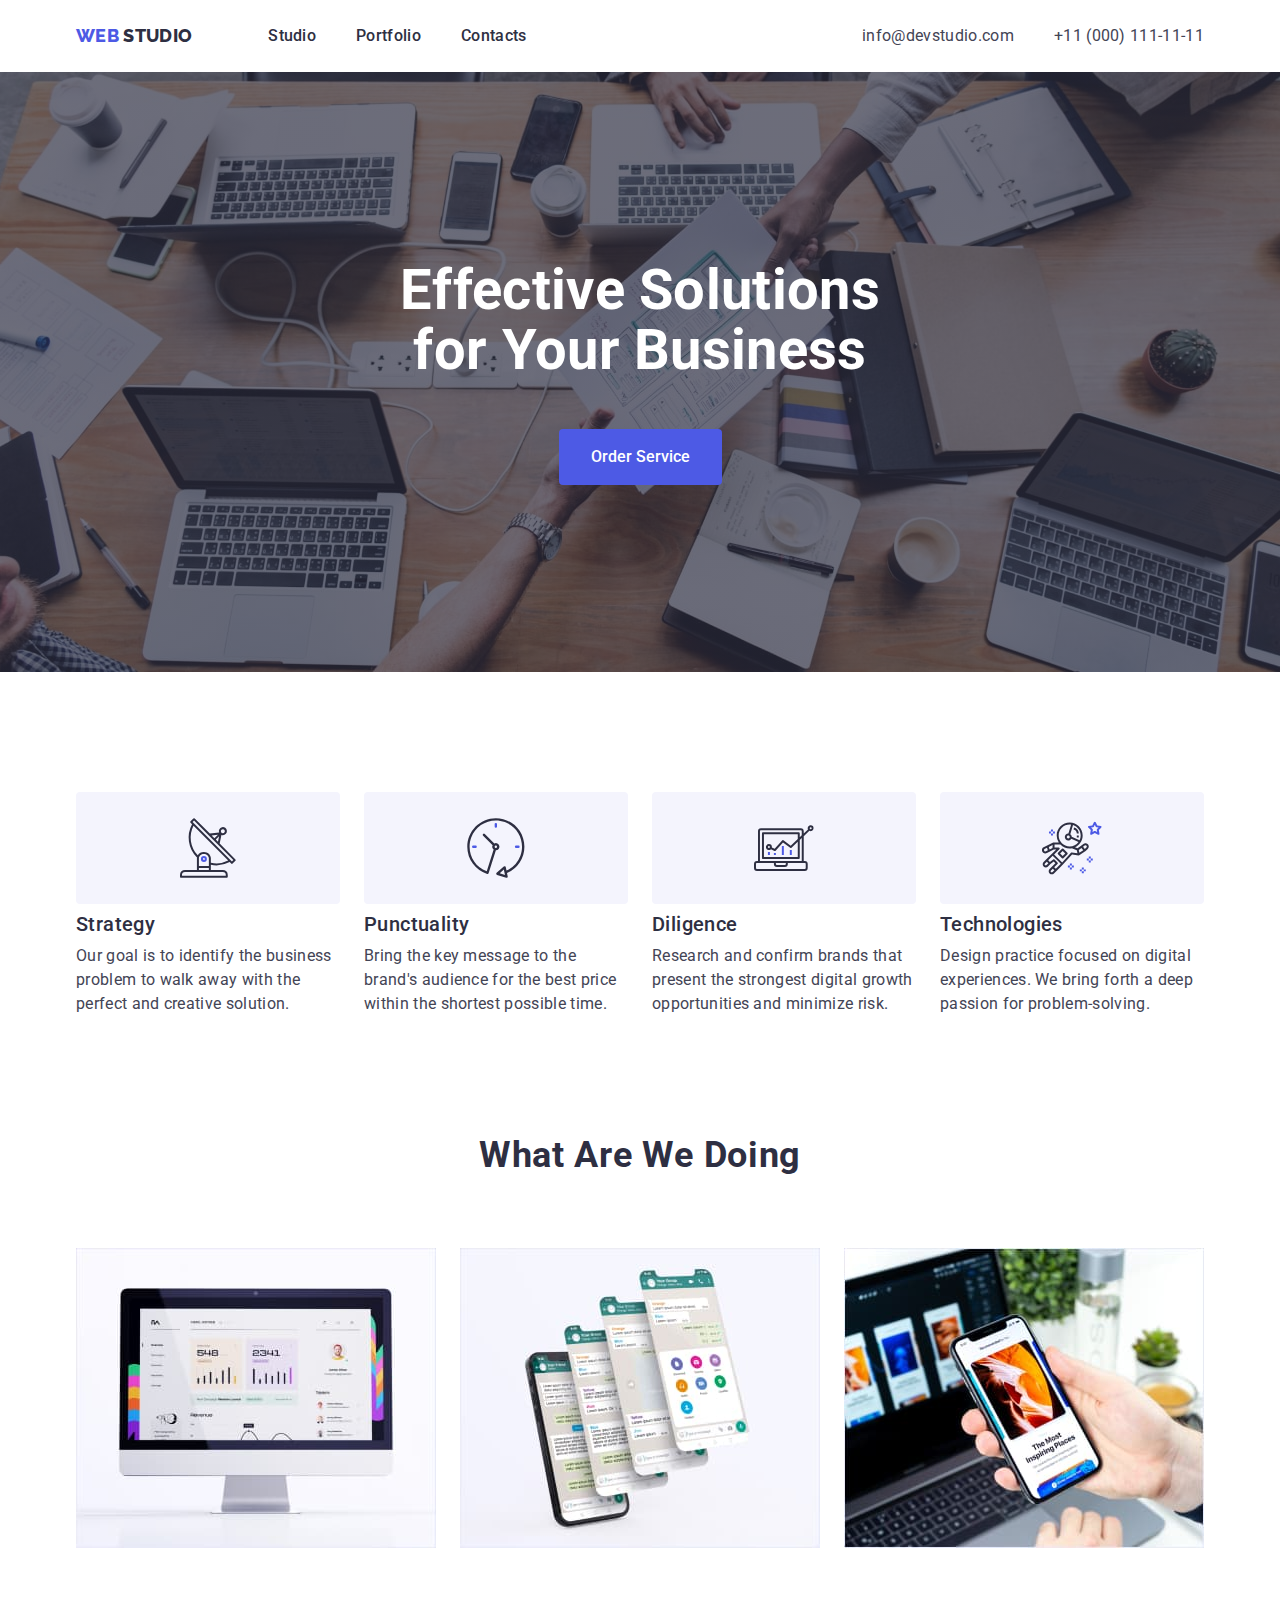
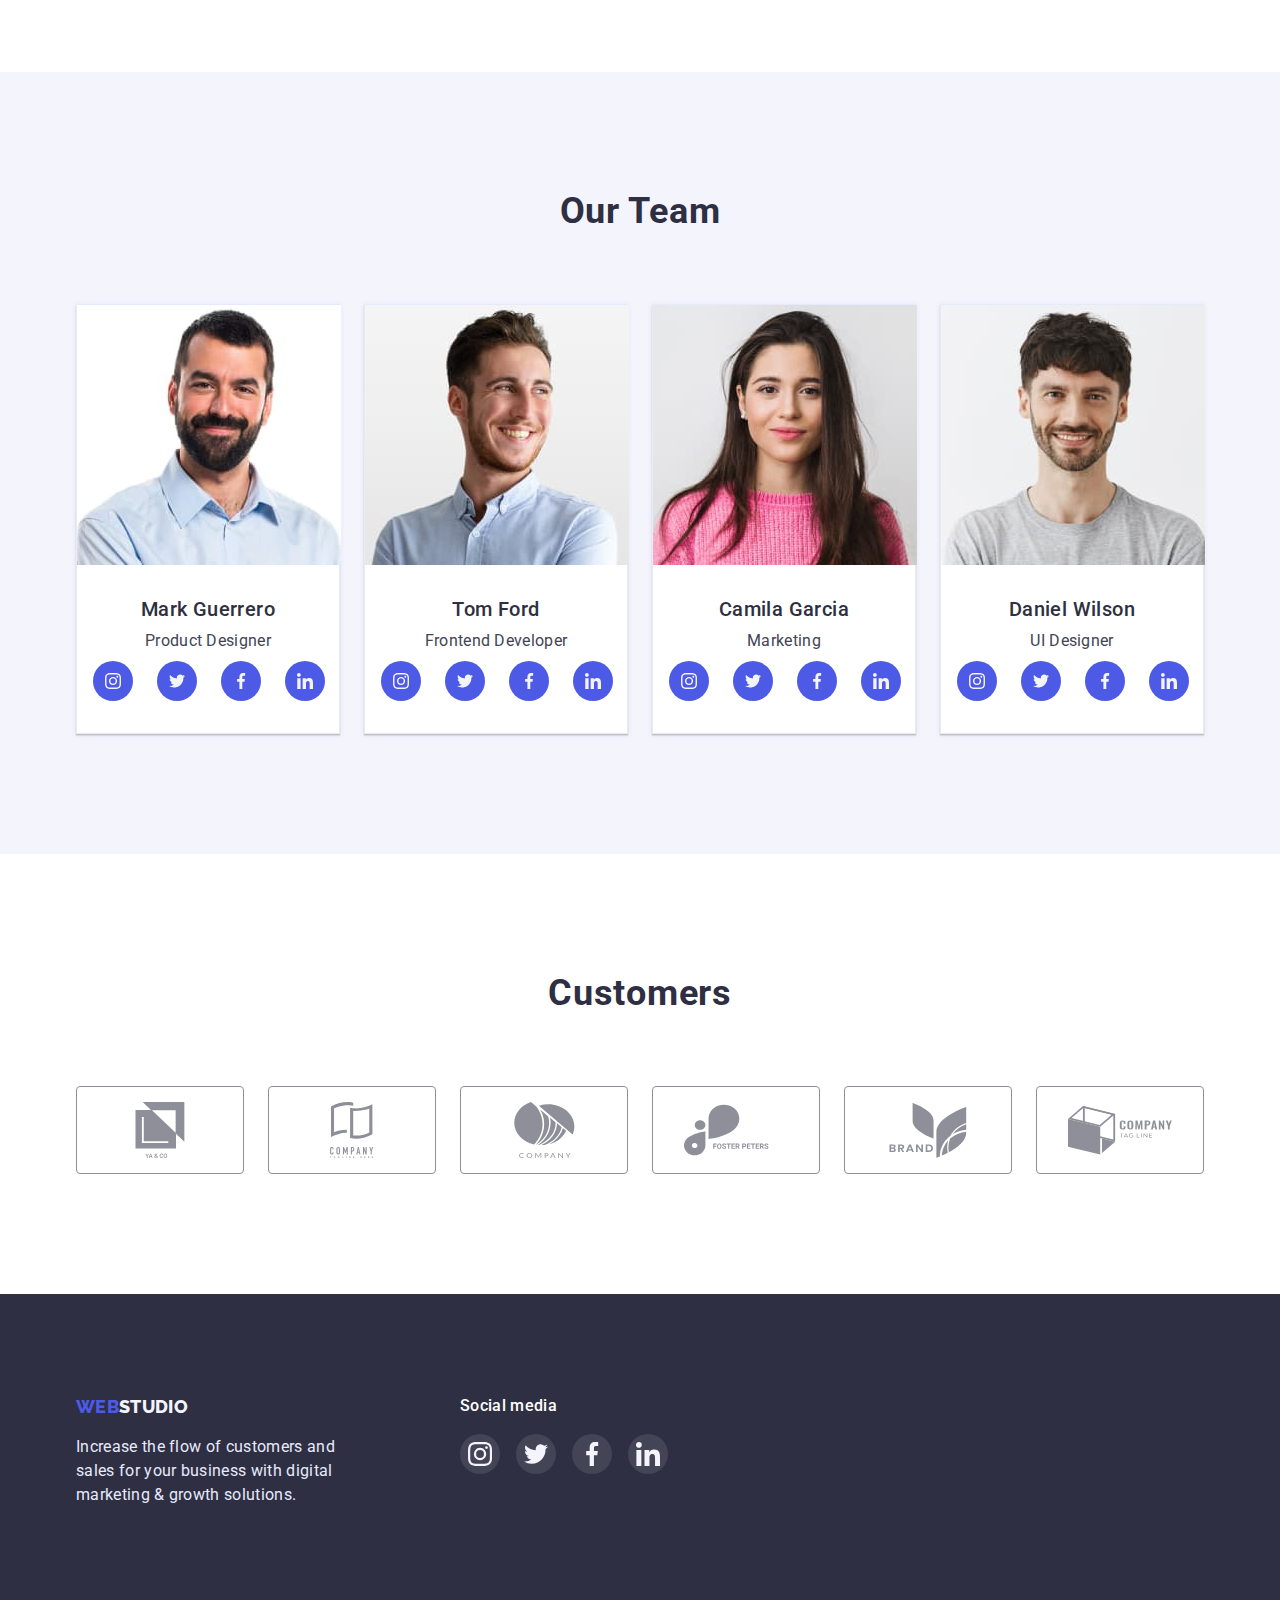
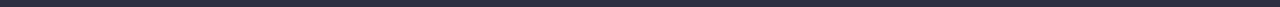
<file: index.html>
<!DOCTYPE html>
<html lang="en">

<head>
    <meta charset="UTF-8">
    <meta http-equiv="X-UA-Compatible" content="IE=edge">
    <meta name="viewport" content="width=device-width, initial-scale=1.0">
    <title>Document</title>

    <link rel="preconnect" href="https://fonts.googleapis.com">
    <link rel="preconnect" href="https://fonts.gstatic.com" crossorigin>
    <link
        href="https://fonts.googleapis.com/css2?family=Raleway:wght@800&family=Roboto:wght@400;500;700;900&display=swap"
        rel="stylesheet">
    <link rel="stylesheet"
        href="https://cdnjs.cloudflare.com/ajax/libs/modern-normalize/1.1.0/modern-normalize.min.css">
    <link rel="stylesheet" href="./css/style.css">
</head>

<body>
    <header>
        <!-- Navigation -->
        <nav>
            <div class="container">
                <div class="main-nav">
                    <a href="/" class="logo-contener">
                        <span class="nav-logo-text-parth1">Web</span>
                        <span class="nav-logo-text-parth2">Studio</span>
                    </a>
                    <ul class="nav-title">
                        <li class="nav-title-list">
                            <a href="index.html" class="nav-title-list-text">Studio</a>
                        </li>
                        <li class="nav-title-list">
                            <a href="portfolio.html" class="nav-title-list-text">Portfolio</a>
                        </li>
                        <li class="nav-title-list">
                            <a href="index.html" class="nav-title-list-text">Contacts</a>
                        </li>
                    </ul>
                    <!-- Contacts -->
                    <address class="nav-contact">
                        <ul class="nav-contact-content">
                            <li class="nav-contact-list">
                                <a href="mailto:info@devstudio.com" class="nav-contact-list-text">info@devstudio.com</a>
                            </li>
                            <li class="nav-contact-list">
                                <a href="tel:+110001111111" class="nav-contact-list-text">+11 (000) 111-11-11</a>
                            </li>
                        </ul>
                    </address>
                </div>
        </nav>
        </div>
    </header>
    </div>

    <main>
        <!-- Hero -->
        <section class="hero">
            <div class="container">
                <div class="position-h1">
                    <h1 class="hero-h1">Effective Solutions for Your Business</h1>
                </div>
                <div class="position-button">
                    <button class="hero-startpage-btn" type="button">Order Service</button>
                </div>
            </div>
        </section>
        <!-- Section 1 -->
        <section class="section-1">
            <div class="container">
                <h2 class="section-1-h2">Our Advantages</h2>
                <ul class="position-section-1 list">
                    <li class="li-width">
                        <div class="position-icon">
                            <svg class="antenna">
                                <use href="./images/icons.svg#icon-antenna"></use>
                            </svg>
                        </div>
                        <h3 class="section-1-h3">Strategy</h3>
                        <p class="section-1-p">Our goal is to identify the business problem to walk away with the
                            perfect
                            and creative solution. </p>
                    </li>
                    <li class="li-width">
                        <div class="position-icon">
                            <svg class="clock">
                                <use href="./images/icons.svg#icon-clock"></use>
                            </svg>
                        </div>
                        <h3 class="section-1-h3">Punctuality</h3>
                        <p class="section-1-p">Bring the key message to the brand's audience for the best price within
                            the
                            shortest possible time.</p>
                    </li>
                    <li class="li-width">
                        <div class="position-icon">
                            <svg class="diagram">
                                <use href="./images/icons.svg#icon-diagram"></use>
                            </svg>
                        </div>
                        <h3 class="section-1-h3">Diligence</h3>
                        <p class="section-1-p">Research and confirm brands that present the strongest digital growth
                            opportunities and minimize risk.</p>

                    </li>
                    <li class="li-width">
                        <div class="position-icon">
                            <svg class="astronaut">
                                <use href="./images/icons.svg#icon-astronaut"></use>
                            </svg>
                        </div>
                        <h3 class="section-1-h3">Technologies</h3>
                        <p class="section-1-p">Design practice focused on digital experiences. We bring forth a deep
                            passion
                            for problem-solving.</p>
                    </li>
                </ul>
            </div>
        </section>
        <!-- Section 2 -->
        <section class="section-2">
            <div class="container">
                <h2 class="section-2-h2">What are we doing</h2>
                <ul class="position-section-2 list">
                    <li class="li-width">
                        <img class="section-2-img" src="./images/img-1.jpg" alt="monitor" width="360">
                    </li>
                    <li class="li-width">
                        <img class="section-2-img" src="./images/img-2.jpg" alt="mobile-apps" width="360">
                    </li>
                    <li class="li-width">
                        <img class="section-2-img" src="./images/img-3.jpg" alt="phone" width="360">
                    </li>
                </ul>
            </div>
        </section>
        <!-- Section 3 -->
        <section class="section-3">
            <div class="container">
                <h2 class="section-3-h2">Our Team</h2>
                <ul class="position-section-3 list">
                    <li class="li-width">
                        <img src="./images/team-card-1.jpg" alt="Mark Guerrero" width="264">
                        <div class="section-3-content">
                            <h3 class="section-3-h3">Mark Guerrero</h3>
                            <p class="section-3-p">Product Designer</p>
                            <ul class="icon-socialmedia list">
                                <li class="background-li">
                                    <a class="socialmedia-icon" href="">
                                        <svg class="socmedia-icon-svg" width="16px" height="16px">
                                            <use href="./images/icons.svg#icon-instagram"></use>
                                        </svg>
                                    </a>
                                </li>
                                <li class="background-li">
                                    <a class="socialmedia-icon" href="">
                                        <svg class="socmedia-icon-svg" width="16px" height="16px">
                                            <use href="./images/icons.svg#icon-twitter"></use>
                                        </svg>
                                    </a>
                                </li>
                                <li class="background-li">
                                    <a class="socialmedia-icon" href="">
                                        <svg class="socmedia-icon-svg" width="16px" height="16px">
                                            <use href="./images/icons.svg#icon-facebook"></use>
                                        </svg>
                                    </a>
                                </li>
                                <li class="background-li">
                                    <a class="socialmedia-icon" href="">
                                        <svg class="socmedia-icon-svg" width="16px" height="16px">
                                            <use href="./images/icons.svg#icon-linkedin"></use>
                                        </svg>
                                    </a>
                                </li>
                            </ul>
                        </div>
                    </li>
                    <li class="li-width">
                        <img src="./images/team-card-2.jpg" alt="Tom Ford" width="264">
                        <div class="section-3-content">
                            <h3 class="section-3-h3">Tom Ford</h3>
                            <p class="section-3-p">Frontend Developer</p>
                            <ul class="icon-socialmedia list">
                                <li class="background-li">
                                    <a class="socialmedia-icon" href="">
                                        <svg class="socmedia-icon-svg" width="16px" height="16px">
                                            <use href="./images/icons.svg#icon-instagram"></use>
                                        </svg>
                                    </a>
                                </li>
                                <li class="background-li">
                                    <a class="socialmedia-icon" href="">
                                        <svg class="socmedia-icon-svg" width="16px" height="16px">
                                            <use href="./images/icons.svg#icon-twitter"></use>
                                        </svg>
                                    </a>
                                </li>
                                <li class="background-li">
                                    <a class="socialmedia-icon" href="">
                                        <svg class="socmedia-icon-svg" width="16px" height="16px">
                                            <use href="./images/icons.svg#icon-facebook"></use>
                                        </svg>
                                    </a>
                                </li>
                                <li class="background-li">
                                    <a class="socialmedia-icon" href="">
                                        <svg class="socmedia-icon-svg" width="16px" height="16px">
                                            <use href="./images/icons.svg#icon-linkedin"></use>
                                        </svg>
                                    </a>
                                </li>
                            </ul>
                        </div>
                    </li>
                    <li class="li-width">
                        <img src="./images/team-card-3.jpg" alt="Camila Garcia" width="264">
                        <div class="section-3-content">
                            <h3 class="section-3-h3">Camila Garcia</h3>
                            <p class="section-3-p">Marketing</p>
                            <ul class="icon-socialmedia list">
                                <li class="background-li">
                                    <a class="socialmedia-icon" href="">
                                        <svg class="socmedia-icon-svg" width="16px" height="16px">
                                            <use href="./images/icons.svg#icon-instagram"></use>
                                        </svg>
                                    </a>
                                </li>
                                <li class="background-li">
                                    <a class="socialmedia-icon" href="">
                                        <svg class="socmedia-icon-svg" width="16px" height="16px">
                                            <use href="./images/icons.svg#icon-twitter"></use>
                                        </svg>
                                    </a>
                                </li>
                                <li class="background-li">
                                    <a class="socialmedia-icon" href="">
                                        <svg class="socmedia-icon-svg" width="16px" height="16px">
                                            <use href="./images/icons.svg#icon-facebook"></use>
                                        </svg>
                                    </a>
                                </li>
                                <li class="background-li">
                                    <a class="socialmedia-icon" href="">
                                        <svg class="socmedia-icon-svg" width="16px" height="16px">
                                            <use href="./images/icons.svg#icon-linkedin"></use>
                                        </svg>
                                    </a>
                                </li>
                            </ul>
                        </div>
                    </li>
                    <li class="li-width">
                        <img src="./images/team-card-4.jpg" alt="Daniel Wilson" width="264">
                        <div class="section-3-content">
                            <h3 class="section-3-h3">Daniel Wilson</h3>
                            <p class="section-3-p">UI Designer</p>
                            <ul class="icon-socialmedia list">
                                <li class="background-li">
                                    <a class="socialmedia-icon" href="">
                                        <svg class="socmedia-icon-svg" width="16px" height="16px">
                                            <use href="./images/icons.svg#icon-instagram"></use>
                                        </svg>
                                    </a>
                                </li>
                                <li class="background-li">
                                    <a class="socialmedia-icon" href="">
                                        <svg class="socmedia-icon-svg" width="16px" height="16px">
                                            <use href="./images/icons.svg#icon-twitter"></use>
                                        </svg>
                                    </a>
                                </li>
                                <li class="background-li">
                                    <a class="socialmedia-icon" href="">
                                        <svg class="socmedia-icon-svg" width="16px" height="16px">
                                            <use href="./images/icons.svg#icon-facebook"></use>
                                        </svg>
                                    </a>
                                </li>
                                <li class="background-li">
                                    <a class="socialmedia-icon" href="">
                                        <svg class="socmedia-icon-svg" width="16px" height="16px">
                                            <use href="./images/icons.svg#icon-linkedin"></use>
                                        </svg>
                                    </a>
                                </li>
                            </ul>
                        </div>
                    </li>
                </ul>
            </div>
        </section>
        </div>
        <!-- Section 4 -->
        <section class="section-4">
            <div class="container">
                <h2 class="section-4-h2">
                    Customers
                </h2>
                <ul class="icon-companies list">
                    <li class="icon-companies-li">
                        <a class="comp-icon-svg" href="">
                            <svg class="comp-svg" width="104px" height="56px">
                                <use href="./images/icons.svg#icon-comp1"></use>
                            </svg>
                        </a>
                    </li>
                    <li class="icon-companies-li">
                        <a class="comp-icon-svg" href="">
                            <svg class="comp-svg" width="104px" height="56px">
                                <use href="./images/icons.svg#icon-comp2"></use>
                            </svg>
                        </a>
                    </li>
                    <li class="icon-companies-li">
                        <a class="comp-icon-svg" href="">
                            <svg class="comp-svg" width="104px" height="56px">
                                <use href="./images/icons.svg#icon-comp3"></use>
                            </svg>
                        </a>
                    </li>
                    <li class="icon-companies-li">
                        <a class="comp-icon-svg" href="">
                            <svg class="comp-svg" width="104px" height="56px">
                                <use href="./images/icons.svg#icon-comp4"></use>
                            </svg>
                        </a>
                    </li>
                    <li class="icon-companies-li">
                        <a class="comp-icon-svg" href="">
                            <svg class="comp-svg" width="104px" height="56px">
                                <use href="./images/icons.svg#icon-comp5"></use>
                            </svg>
                        </a>
                    </li>
                    <li class="icon-companies-li">
                        <a class="comp-icon-svg" href="">
                            <svg class="comp-svg" width="104px" height="56px">
                                <use href="./images/icons.svg#icon-comp6"></use>
                            </svg>
                        </a>
                    </li>

                </ul>
            </div>
        </section>

    </main>
    <!-- Footer -->
    <footer class="footer">
        <div class="container">
            <div class="flex">
                <div class="footer-position">
                    <a href="./index.html" class="footer-logo-position">
                        <span class="footer-logo-parth1">Web</span><span class="footer-logo-parth2">Studio</span>
                    </a>
                    <p class="footer-p">Increase the flow of customers and sales for your business with digital
                        marketing &
                        growth
                        solutions.</p>
                </div>
                <div class="fotter-socialmedia">
                    <p class="fotter-socialmedia-p">Social media</p>
                    <ul class="footer-ul list">
                        <li class="fotter-socialmedia-li">
                            <a class="fotter-socialmedia-a" href="">
                                <svg class="instagram" width="24px" height="24px">
                                    <use href="./images/icons.svg#icon-instagram"></use>
                                </svg>
                            </a>
                        </li>
                        <li class="fotter-socialmedia-li">
                            <a class="fotter-socialmedia-a" href="">
                                <svg class="twitter" width="24px" height="24px">
                                    <use href="./images/icons.svg#icon-twitter"></use>
                                </svg>
                            </a>
                        </li>
                        <li class="fotter-socialmedia-li">
                            <a class="fotter-socialmedia-a" href="">
                                <svg class="facebook" width="24px" height="24px">
                                    <use href="./images/icons.svg#icon-facebook"></use>
                                </svg>
                            </a>
                        </li>
                        <li class="fotter-socialmedia-li">
                            <a class="fotter-socialmedia-a" href="">
                                <svg class="linkedin" width="24px" height="24px">
                                    <use href="./images/icons.svg#icon-linkedin"></use>
                                </svg>
                            </a>
                        </li>
                    </ul>
                </div>
            </div>
        </div>
    </footer>
</body>

</html>
</file>
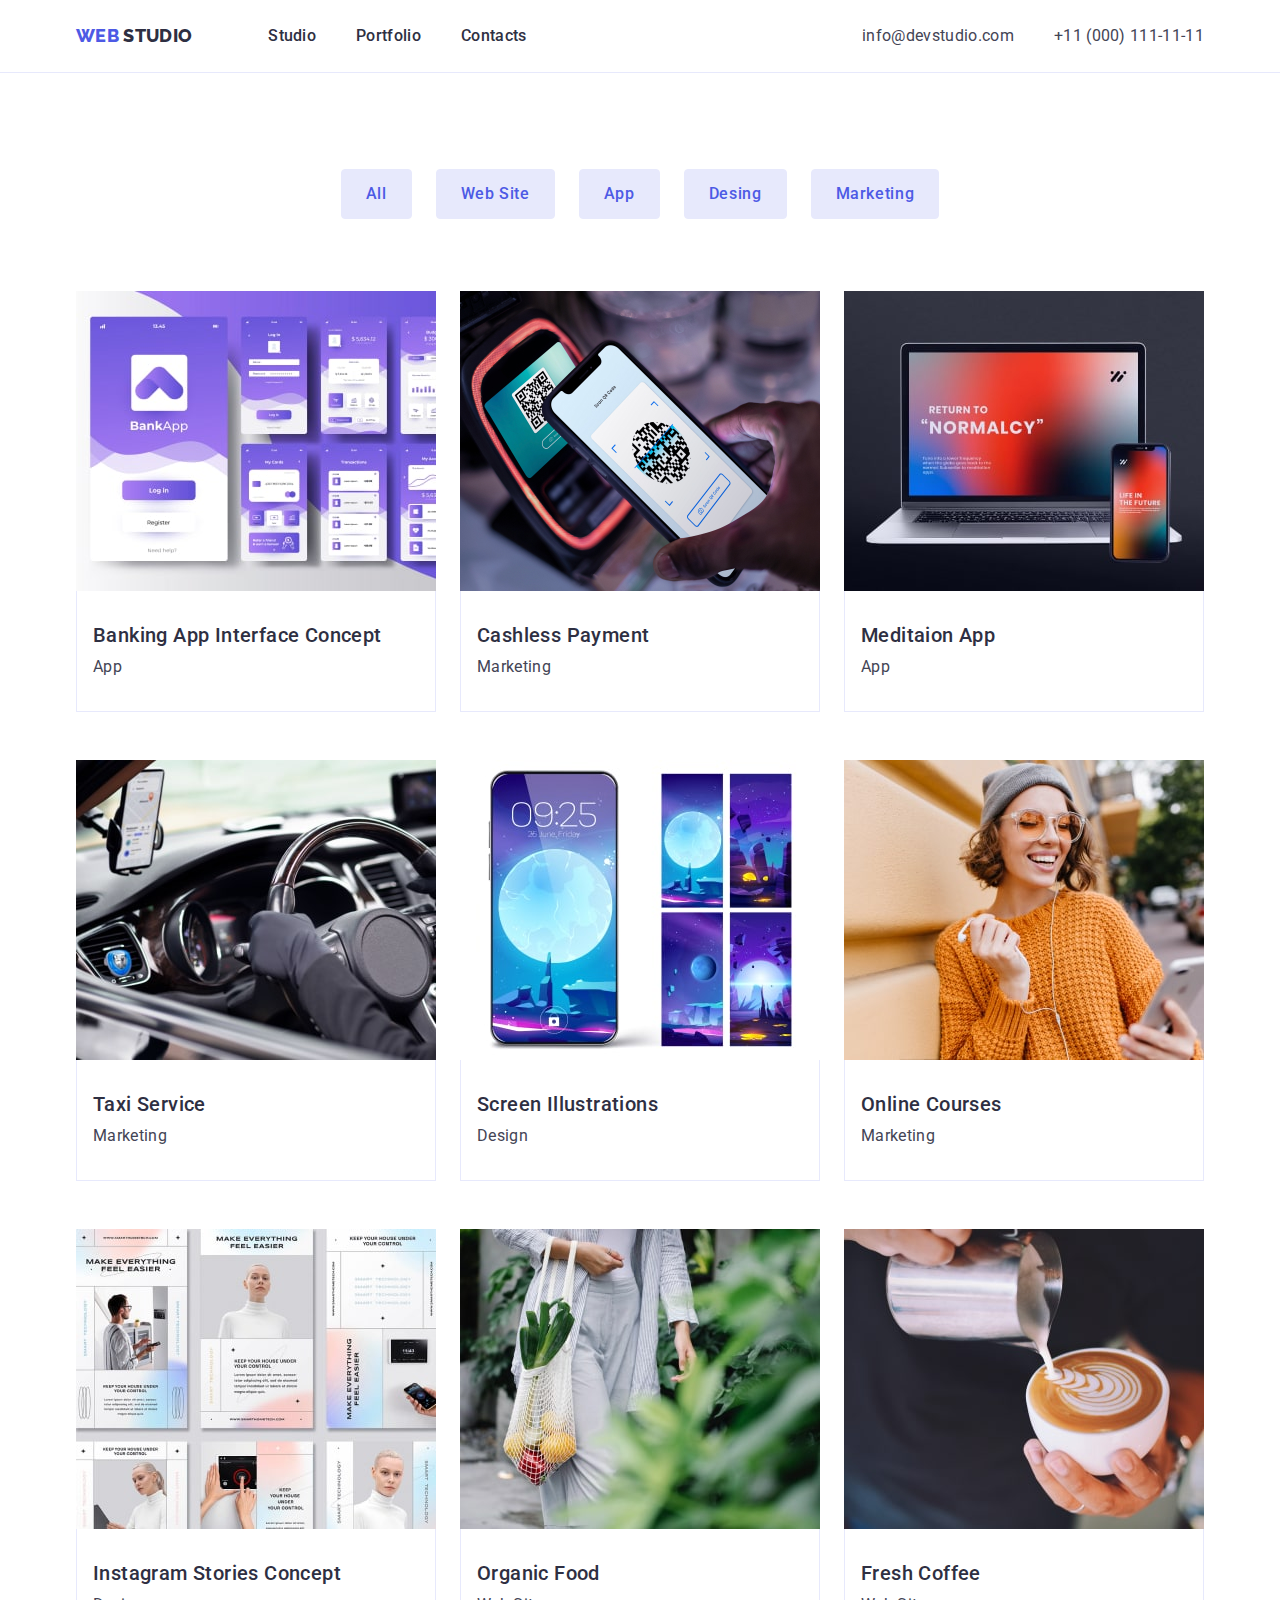
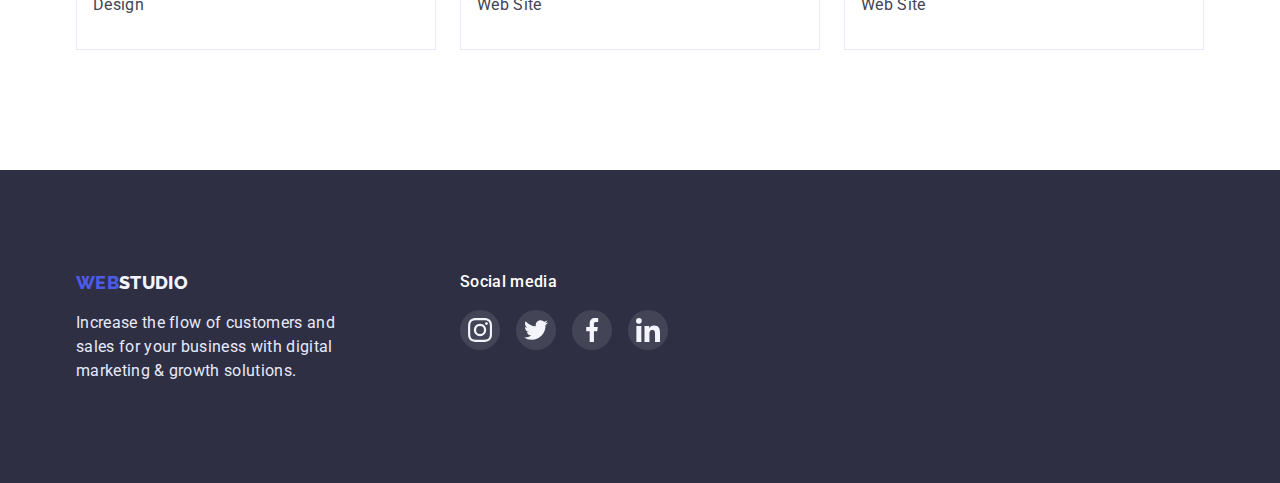
<file: portfolio.html>
<!DOCTYPE html>
<html lang="en">

<head>
    <meta charset="UTF-8">
    <meta http-equiv="X-UA-Compatible" content="IE=edge">
    <meta name="viewport" content="width=device-width, initial-scale=1.0">
    <title>Document</title>

    <link rel="preconnect" href="https://fonts.googleapis.com">
    <link rel="preconnect" href="https://fonts.gstatic.com" crossorigin>
    <link
        href="https://fonts.googleapis.com/css2?family=Raleway:wght@800&family=Roboto:wght@400;500;700;900&display=swap"
        rel="stylesheet">
    <link rel="stylesheet"
        href="https://cdnjs.cloudflare.com/ajax/libs/modern-normalize/1.1.0/modern-normalize.min.css">
    <link rel="stylesheet" href="./css/style.css">
</head>

<body>
    <header>
        <!-- Navigation -->
        <nav>
            <div class="container">
                <div class="main-nav border">
                    <a href="/" class="logo-contener">
                        <span class="nav-logo-text-parth1">Web</span>
                        <span class="nav-logo-text-parth2">Studio</span>
                    </a>
                    <ul class="nav-title">
                        <li class="nav-title-list">
                            <a href="index.html" class="nav-title-list-text">Studio</a>
                        </li>
                        <li class="nav-title-list">
                            <a href="portfolio.html" class="nav-title-list-text">Portfolio</a>
                        </li>
                        <li class="nav-title-list">
                            <a href="index.html" class="nav-title-list-text">Contacts</a>
                        </li>
                    </ul>
                    <!-- Contacts -->
                    <address class="nav-contact">
                        <ul class="nav-contact-content">
                            <li class="nav-contact-list">
                                <a href="mailto:info@devstudio.com" class="nav-contact-list-text">info@devstudio.com</a>
                            </li>
                            <li class="nav-contact-list">
                                <a href="tel:+110001111111" class="nav-contact-list-text">+11 (000) 111-11-11</a>
                            </li>
                        </ul>
                    </address>
                </div>
        </nav>
        </div>
    </header>
    </div>
    <!-- Main -->
    <!-- Main menu-->
    <main>
        <div class="section-portfolio">
            <div class="container">
                <ul class="portfolio-btn position">
                    <li class="li-width">
                        <button class="portfolio-btn-list" type="button">All</button>
                    </li>
                    <li class="li-width">
                        <button class="portfolio-btn-list" type="button">Web Site</button>
                    </li>
                    <li class="li-width">
                        <button class="portfolio-btn-list" type="button">App</button>
                    </li>
                    <li class="li-width">
                        <button class="portfolio-btn-list" type="button">Desing</button>
                    </li>
                    <li class="li-width">
                        <button class="portfolio-btn-list" type="button">Marketing</button>
                    </li>
                </ul>

                <!--Portfolio Products-->
                <h1 class="portfolio-main-h1">Product</h1>
                <ul class="portfolio-product-list list">
                    <li class="li-width">
                        <img src="./images/img-1-1.jpg" alt="Banking App Interface Concept" width="360">
                        <div class="portfolio-product-list-content">
                            <h2 class="portfolio-product-list-h2">Banking App Interface Concept</h2>
                            <p class="portfolio-product-list-p">App</p>
                        </div>
                    </li>
                    <li class="li-width">
                        <img src="./images/img-1-2.jpg" alt="Cashless Payment" width="360">
                        <div class="portfolio-product-list-content">
                            <h2 class="portfolio-product-list-h2">Cashless Payment</h2>
                            <p class="portfolio-product-list-p">Marketing</p>
                        </div>
                    </li>
                    <li class="li-width">
                        <img src="./images/img-1-3.jpg" alt="Meditaion App" width="360">
                        <div class="portfolio-product-list-content">
                            <h2 class="portfolio-product-list-h2">Meditaion App</h2>
                            <p class="portfolio-product-list-p">App</p>
                        </div>
                    </li>
                    <li class="li-width">
                        <img src="./images/img-1-4.jpg" alt="Taxi Service" width="360">
                        <div class="portfolio-product-list-content">
                            <h2 class="portfolio-product-list-h2">Taxi Service</h2>
                            <p class="portfolio-product-list-p">Marketing</p>
                        </div>
                    </li>
                    <li class="li-width">
                        <img src="./images/img-1-5.jpg" alt="Screen Illustrations" width="360">
                        <div class="portfolio-product-list-content">
                            <h2 class="portfolio-product-list-h2">Screen Illustrations</h2>
                            <p class="portfolio-product-list-p">Design</p>
                        </div>
                    </li>
                    <li class="li-width">
                        <img src="./images/img-1-6.jpg" alt="Online Courses" width="360">
                        <div class="portfolio-product-list-content">
                            <h2 class="portfolio-product-list-h2">Online Courses</h2>
                            <p class="portfolio-product-list-p">Marketing</p>
                        </div>
                    </li>
                    <li class="li-width">
                        <img src="./images/img-1-7.jpg" alt="Instagram Stories Concept" width="360">
                        <div class="portfolio-product-list-content">
                            <h2 class="portfolio-product-list-h2">Instagram Stories Concept</h2>
                            <p class="portfolio-product-list-p">Design</p>
                        </div>
                    </li>
                    <li class="li-width">
                        <img src="./images/img-1-8.jpg" alt="Organic Food" width="360">
                        <div class="portfolio-product-list-content">
                            <h2 class="portfolio-product-list-h2">Organic Food</h2>
                            <p class="portfolio-product-list-p">Web Site</p>
                        </div>
                    </li>
                    <li class="li-width">
                        <img src="./images/img-1-9.jpg" alt="Fresh Coffee" width="360">
                        <div class="portfolio-product-list-content">
                            <h2 class="portfolio-product-list-h2">Fresh Coffee</h2>
                            <p class="portfolio-product-list-p">Web Site</p>
                        </div>
                    </li>
                </ul>
            </div>
    </main>
    </div>
    </div>
    <!-- Footer -->
    <footer class="footer">
        <div class="container">
            <div class="flex">
                <div class="footer-position">
                    <a href="./index.html" class="footer-logo-position">
                        <span class="footer-logo-parth1">Web</span><span class="footer-logo-parth2">Studio</span>
                    </a>
                    <p class="footer-p">Increase the flow of customers and sales for your business with digital
                        marketing &
                        growth
                        solutions.</p>
                </div>
                <div class="fotter-socialmedia">
                    <p class="fotter-socialmedia-p">Social media</p>
                    <ul class="footer-ul list">
                        <li class="fotter-socialmedia-li">
                            <a class="fotter-socialmedia-a" href="">
                                <svg class="instagram" width="24px" height="24px">
                                    <use href="./images/icons.svg#icon-instagram"></use>
                                </svg>
                            </a>
                        </li>
                        <li class="fotter-socialmedia-li">
                            <a class="fotter-socialmedia-a" href="">
                                <svg class="twitter" width="24px" height="24px">
                                    <use href="./images/icons.svg#icon-twitter"></use>
                                </svg>
                            </a>
                        </li>
                        <li class="fotter-socialmedia-li">
                            <a class="fotter-socialmedia-a" href="">
                                <svg class="facebook" width="24px" height="24px">
                                    <use href="./images/icons.svg#icon-facebook"></use>
                                </svg>
                            </a>
                        </li>
                        <li class="fotter-socialmedia-li">
                            <a class="fotter-socialmedia-a" href="">
                                <svg class="linkedin" width="24px" height="24px">
                                    <use href="./images/icons.svg#icon-linkedin"></use>
                                </svg>
                            </a>
                        </li>
                    </ul>
                </div>
            </div>
        </div>
    </footer>
</body>

</html>
</file>
<file: css/style.css>
/* Global classes */

:root {
  --title-text-color-primary: #2e2f42;
  --title-text-color-secondary: #434455;
  --primary-btn-bg-color: #4d5ae5;
  --secondary-btn-bg-color: #e7e9fc;
  --primary-btn-color: #fff;
  --secondary-btn-color: #4d5ae5;
}

a {
  text-decoration: none;
}

body {
  font-family: "Roboto", sans-serif;
  letter-spacing: 0.02em;
}

h1,
h2,
h3,
h4,
h5,
h6,
p,
ul {
  margin: 0;
  padding: 0;
}

.list {
  list-style-type: none;
}

.container {
  width: 1158px;
  padding-left: 15px;
  padding-right: 15px;
  margin-left: auto;
  margin-right: auto;
  box-sizing: border-box;
}

/* NAVIGATION */

.main-nav {
  display: flex;
  align-items: center;
  height: 72px;
}

.nav-title {
  display: flex;
}

.nav-title .nav-title-list:not(:last-child) {
  margin-right: 40px;
}

.logo-contener {
  margin-right: 76px;
}

.nav-logo-text-parth1 {
  font-family: "Raleway";
  font-style: normal;
  color: #4d5ae5;
  font-size: 18px;
  line-height: 1.4;
  font-weight: 800;
  text-transform: uppercase;
}

.nav-logo-text-parth2 {
  font-family: "Raleway";
  font-style: normal;
  color: #2e2f42;
  font-size: 18px;
  line-height: 1.4;
  font-weight: 800;
  text-transform: uppercase;
}

.nav-title-list,
.nav-contact-list {
  list-style-type: none;
}

.nav-title-list-text {
  font-family: "Roboto";
  font-style: normal;
  font-weight: 500;
  font-size: 16px;
  line-height: 1.5;
  color: #2e2f42;
}

.nav-title-list-text:hover,
.nav-title-list-text:focus {
  color: #404bbf;
}

/* CONTACT */
.nav-contact {
  margin-left: auto;
}

.nav-contact-content {
  display: flex;
}

.nav-contact-content .nav-contact-list:not(:last-child) {
  margin-right: 40px;
}

.nav-contact-list-text {
  font-family: "Roboto";
  font-style: normal;
  font-weight: 400;
  font-size: 16px;
  line-height: 1.5;
  letter-spacing: 0.02em;
  color: #434455;
}

.nav-contact-list-text:hover,
.nav-contact-list-text:focus {
  color: #404bbf;
}

/* MAIN */
/* HERO */

.hero {
  max-width: 1440px;
  height: 600px;
  /* background: #2e2f42; */
  margin-left: auto;
  margin-right: auto;
  padding-top: 188px;
  padding-bottom: 188px;
  background-image: linear-gradient(
      to bottom,
      rgba(46, 47, 66, 0.7),
      rgba(46, 47, 66, 0.7)
    ),
    url(../images/people-office-1.jpg);
  background-size: cover;
  background-position: center;
}

.position-h1,
.position-button {
  display: block;
}

.position-h1 {
  display: flex;
  justify-content: center;
}

.position-button {
  margin-top: 48px;
}

.hero-h1 {
  color: #fff;
  font-weight: 700;
  font-size: 56px;
  line-height: 1.08;
  text-align: center;
  width: 496px;
}

.position-button .hero-h1 {
  margin-top: 188px;
}

.hero-startpage-btn {
  color: var(--primary-btn-color);
  background-color: var(--primary-btn-bg-color);
  font-family: "Roboto";
  font-style: normal;
  font-weight: 500;
  font-size: 16px;
  line-height: 1.5;
  display: flex;
  align-items: center;
  cursor: pointer;
  padding: 16px 32px;
  margin: 0 auto;
  border-radius: 4px;
  border-style: none;
}

.hero-startpage-btn:hover,
.hero-startpage-btn:focus {
  color: #fff;
  background-color: #404bbf;
  cursor: pointer;
}

/* SECTION 1 */
.section-1 {
  padding-top: 120px;
}

.section-1-h2 {
  visibility: hidden;
  display: none;
}

.position-section-1 {
  display: flex;
}

.position-section-1 > .li-width {
  width: calc((100% - 72px) / 4);
  margin-right: 24px;
}

.position-section-1 .position-icon {
  background-color: #f4f4fd;
  display: flex;
  justify-content: center;
  padding-top: 24px;
  padding-bottom: 24px;
  border-radius: 4px;
}

.antenna,
.astronaut,
.clock,
.diagram {
  width: 59.72px;
  height: 64px;
}

.position-section-1 > .li-width:nth-last-child(-n + 1) {
  margin-right: 0px;
}

.section-1-h3 {
  margin-top: 8px;
  font-weight: 500;
  font-size: 20px;
  line-height: 1.2;
  letter-spacing: 0.02em;
  color: var(--title-text-color-primary);
}

.section-1-p {
  font-weight: 400;
  font-size: 16px;
  line-height: 1.5;
  letter-spacing: 0.02em;
  color: var(--title-text-color-secondary);
  margin-top: 8px;
}

/* SECTION 2 */

.section-2 {
  padding-top: 120px;
  padding-bottom: 120px;
}

.position-section-2 {
  display: flex;
  margin-top: 72px;
}

.position-section-2 > .li-width {
  width: calc((100% - 48px) / 3);
  margin-right: 24px;
}

.position-section-2 > .li-width:nth-last-child(-n + 1) {
  margin-right: 0px;
}

.section-2-h2 {
  font-weight: 700;
  font-size: 36px;
  line-height: 1.11;
  text-align: center;
  letter-spacing: 0.02em;
  text-transform: capitalize;
  color: var(--title-text-color-primary);
}

.section-2-img {
  width: 360px;
  height: 300px;
}

/* SECTION 3 */

.section-3 {
  display: flex;
  background-color: #f4f4fd;
  padding-top: 120px;
  padding-bottom: 120px;
  margin-left: auto;
  margin-right: auto;
}

.position-section-3 {
  display: flex;
}

.position-section-3 > .li-width {
  width: calc((100% - 72px) / 4);
  margin-right: 24px;
  border: 1px solid #e7e9fc;
  box-shadow: 0px 1px 6px rgba(46, 47, 66, 0.08),
    0px 1px 1px rgba(46, 47, 66, 0.16), 0px 2px 1px rgba(46, 47, 66, 0.08);
  background-color: #fff;
}

.position-section-3 > .li-width:nth-last-child(-n + 1) {
  margin-right: 0px;
}

.position-section-3 > .li-width img {
  display: block;
  margin: auto;
}

.section-3-content {
  padding: 32px 16px;
}

.section-3-h2 {
  font-weight: 700;
  font-size: 36px;
  line-height: 1.11;
  text-align: center;
  letter-spacing: 0.02em;
  text-transform: capitalize;
  color: var(--title-text-color-primary);
  margin-bottom: 72px;
}

.section-3-h3 {
  font-weight: 500;
  font-size: 20px;
  line-height: 1.2;
  letter-spacing: 0.02em;
  color: var(--title-text-color-primary);
  text-align: center;
}

.section-3-p {
  font-weight: 400;
  font-size: 16px;
  line-height: 1.5;
  letter-spacing: 0.02em;
  color: var(--title-text-color-secondary);
  margin-top: 8px;
  text-align: center;
}

.icon-socialmedia {
  display: inline-flex;
  justify-content: space-between;
  margin-top: 8px;
}

.background-li:nth-last-child(-n + 1) {
  margin-right: 0px;
}

.background-li {
  /* display: flex;
  justify-content: center;
  align-items: center;
  width: 40px;
  height: 40px;
  background-color: #4d5ae5;
  border-radius: 50%;
  margin-right: 24px; */
}

.socialmedia-icon:hover,
.socialmedia-icon:focus {
  background-color: #404bbf;
}

.socialmedia-icon {
  display: flex;
  justify-content: center;
  align-items: center;
  width: 40px;
  height: 40px;
  background-color: #4d5ae5;
  border-radius: 50%;
  margin-right: 24px;
}

/* SECTION 4 */

.section-4 {
  padding-top: 120px;
  padding-bottom: 120px;
  margin-left: auto;
  margin-right: auto;
}

.section-4-h2 {
  font-weight: 700;
  font-size: 36px;
  line-height: 1.11;
  text-align: center;
  letter-spacing: 0.02em;
  color: #2e2f42;
}

.icon-companies {
  display: inline-flex;
  padding-top: 72px;
}

.icon-companies-li {
  /* display: inline-flex;
  justify-content: center;
  align-items: center;
  width: 168px;
  height: 88px;
  margin-right: 24px;
  border: 1px solid #8e8f99;
  border-radius: 4px; */
}

.comp-icon-svg {
  display: inline-flex;
  justify-content: center;
  align-items: center;
  width: 168px;
  height: 88px;
  margin-right: 24px;
  border: 1px solid #8e8f99;
  border-radius: 4px;
}

.comp-svg {
  fill: #8e8f99;
}

.comp-icon-svg:hover,
.comp-icon-svg:focus {
  border: 1px solid #404bbf;
  background-color: #ffffff;
}

.comp-icon-svg:hover .comp-svg,
.comp-icon-svg:focus .comp-svg {
  fill: #404bbf;
}

.icon-companies-li:nth-last-child(-n + 1) {
  margin-right: 0px;
}

/* FOTTER */

.footer {
  background: #2e2f42;
  padding-top: 100px;
  padding-bottom: 100px;
  margin-left: auto;
  margin-right: auto;
}

.footer-position {
  display: flex;
  flex-direction: column;
}

.footer-logo-parth1 {
  font-family: "Raleway";
  font-style: normal;
  color: #4d5ae5;
  font-size: 18px;
  line-height: 1.4;
  font-weight: 800;
  text-transform: uppercase;
}

.footer-logo-parth2 {
  font-family: "Raleway";
  font-style: normal;
  color: #f4f4fd;
  font-size: 18px;
  line-height: 1.4;
  font-weight: 800;
  text-transform: uppercase;
}

.footer-p {
  width: 264px;
  font-weight: 400;
  font-size: 16px;
  line-height: 1.5;
  letter-spacing: 0.02em;
  color: #e7e9fc;
  margin-top: 16px;
}

.fotter-socialmedia {
  display: flex;
  padding-left: 120px;
  flex-direction: column;
}

.fotter-socialmedia-p {
  font-weight: 500;
  font-size: 16px;
  line-height: 1.5;
  letter-spacing: 0.02em;
  color: #fff;
}

.footer-ul {
  display: inline-flex;
  padding-top: 16px;
}

.fotter-socialmedia-li {
  /* display: inline-flex;
  justify-content: center;
  align-items: center;
  width: 40px;
  height: 40px;
  background-color: #434455;
  border-radius: 50%;
  margin-right: 16px; */
}

.fotter-socialmedia-a {
  display: inline-flex;
  justify-content: center;
  align-items: center;
  width: 40px;
  height: 40px;
  background-color: #434455;
  border-radius: 50%;
  margin-right: 16px;
}

.fotter-socialmedia-a:is(:hover, :focus) {
  color: #fff;
  background-color: #31d0aa;
}

.fotter-socialmedia-li:nth-last-child(-n + 1) {
  margin-right: 0px;
}

.flex {
  display: inline-flex;
}

/* PORTFOLIO */

/* SECTION PORTFOLIO */
/* MAIN MENU */

.section-portfolio {
  padding-top: 96px;
  padding-bottom: 120px;
  margin-left: auto;
  margin-right: auto;
  border-top: 1px solid #e7e9fc;
}

.portfolio-btn.position {
  display: flex;
  justify-content: center;
}

.portfolio-btn {
  list-style-type: none;
}

.portfolio-btn-list {
  color: var(--secondary-btn-color);
  background-color: var(--secondary-btn-bg-color);
  font-family: "Roboto";
  font-style: normal;
  font-weight: 500;
  font-size: 16px;
  line-height: 1.5;
  display: flex;
  align-items: center;
  text-align: center;
  letter-spacing: 0.04em;
  cursor: pointer;
  padding: 12px 24px;
  border-radius: 4px;
  border: 1px solid #e7e9fc;
}

.portfolio-btn-list:hover,
.portfolio-btn-list:focus {
  color: var(--primary-btn-color);
  background-color: var(--primary-btn-bg-color);
  cursor: pointer;
  box-shadow: 0px 3px 1px rgba(0, 0, 0, 0.1), 0px 2px 1px rgba(0, 0, 0, 0.08),
    0px 2px 2px rgba(0, 0, 0, 0.12);
  border-radius: 4px;
}

.portfolio-btn > .li-width {
  margin-right: 24px;
}

.portfolio-btn > .li-width:nth-last-child(-n + 1) {
  margin-right: 0px;
}

/* PORTFOLIO PRODUCTS */

.portfolio-product-list img {
  display: block;
}

.portfolio-product-list {
  display: flex;
  flex-wrap: wrap;
  padding-top: 72px;
}

.portfolio-product-list > .li-width {
  margin-right: 24px;
  margin-bottom: 48px;
}

.portfolio-product-list .li-width:hover,
.portfolio-product-list .li-width:focus {
  box-shadow: 0px 1px 6px rgba(46, 47, 66, 0.08),
    0px 1px 1px rgba(46, 47, 66, 0.16), 0px 2px 1px rgba(46, 47, 66, 0.08);
}

.portfolio-product-list > .li-width:nth-child(3n + 3) {
  margin-right: 0px;
}

.portfolio-product-list > .li-width:nth-last-child(-n + 3) {
  margin-bottom: 0px;
}

.portfolio-main-h1 {
  visibility: hidden;
  display: none;
}
.portfolio-product-list-content {
  padding: 32px 0;
  border: 1px solid #e7e9fc;
  border-top: 0px;
}

.portfolio-product-list-h2 {
  font-weight: 500;
  font-size: 20px;
  line-height: 1.2;
  letter-spacing: 0.02em;
  color: #2e2f42;
  padding-left: 16px;
  padding-right: 16px;
}

.portfolio-product-list-p {
  font-weight: 400;
  font-size: 16px;
  line-height: 1.5;
  letter-spacing: 0.02em;
  color: #434455;
  padding-left: 16px;
  padding-right: 16px;
  padding-top: 8px;
}
</file>
